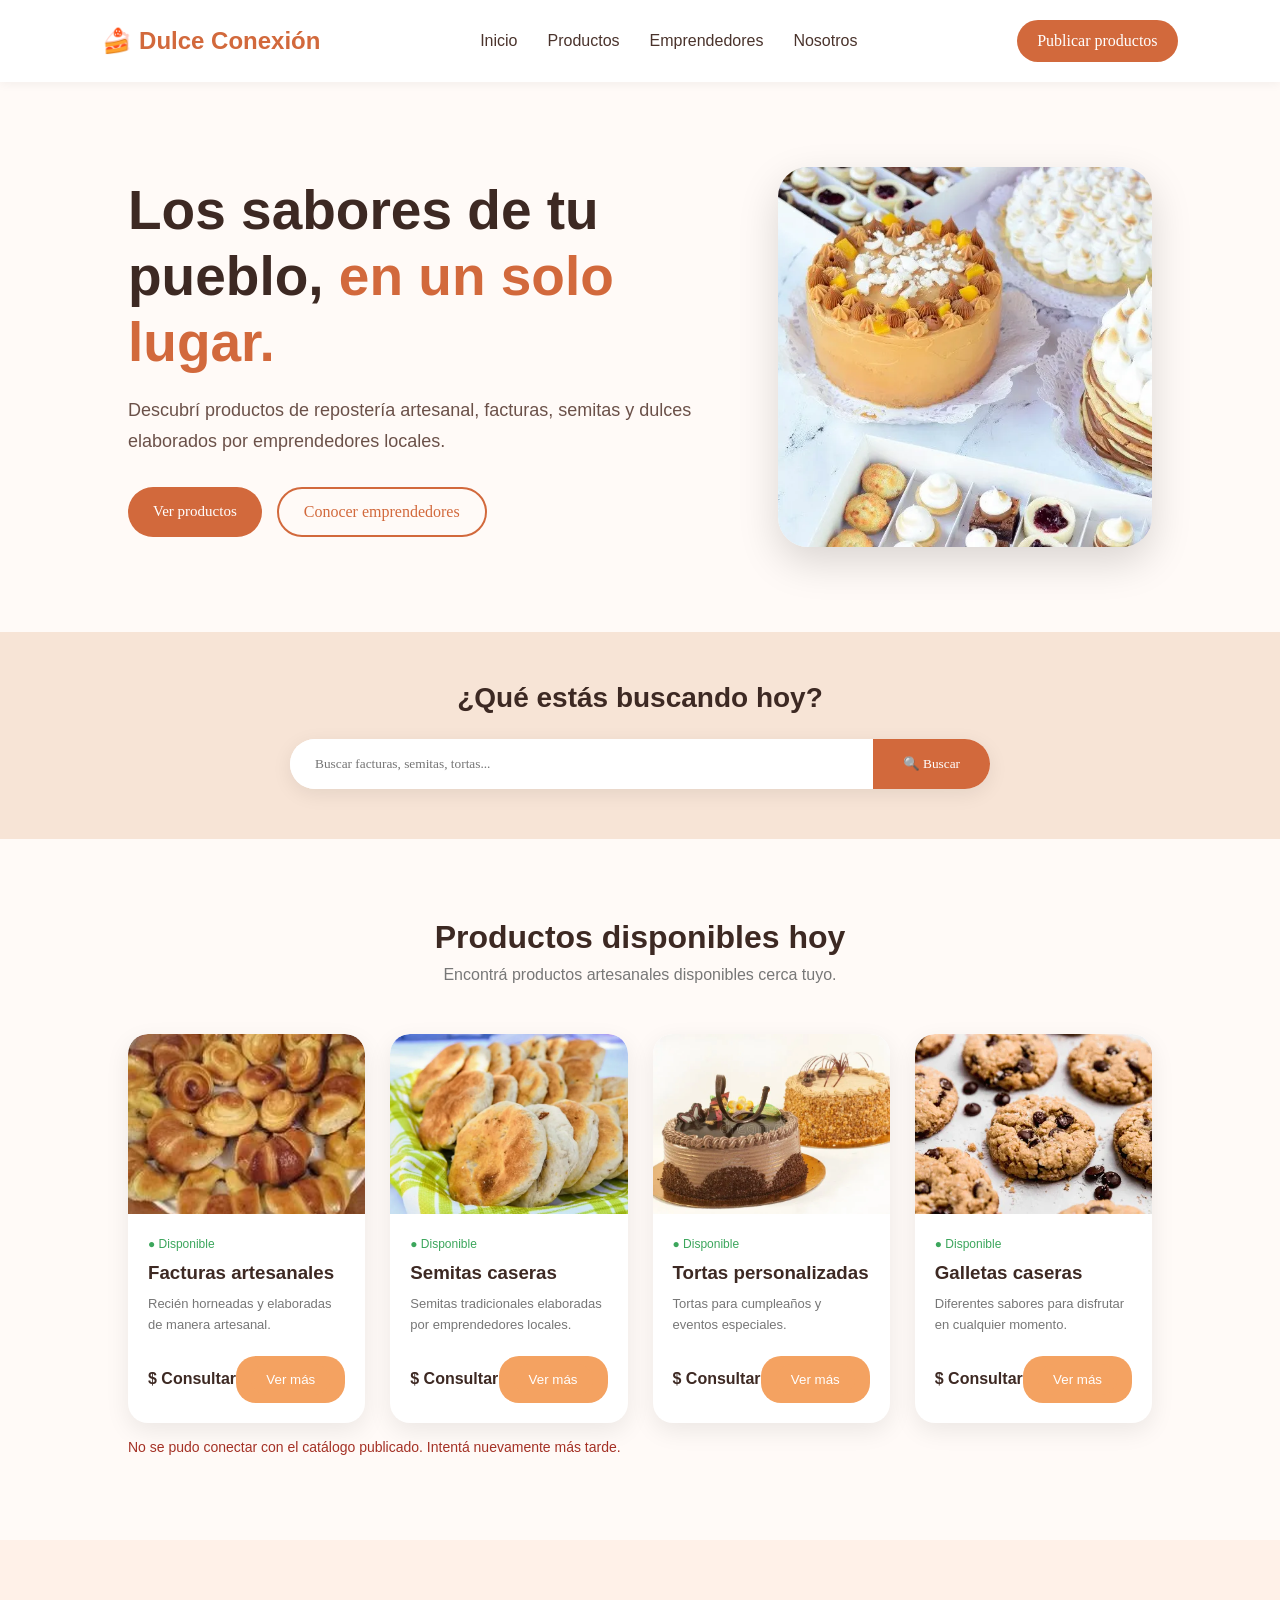
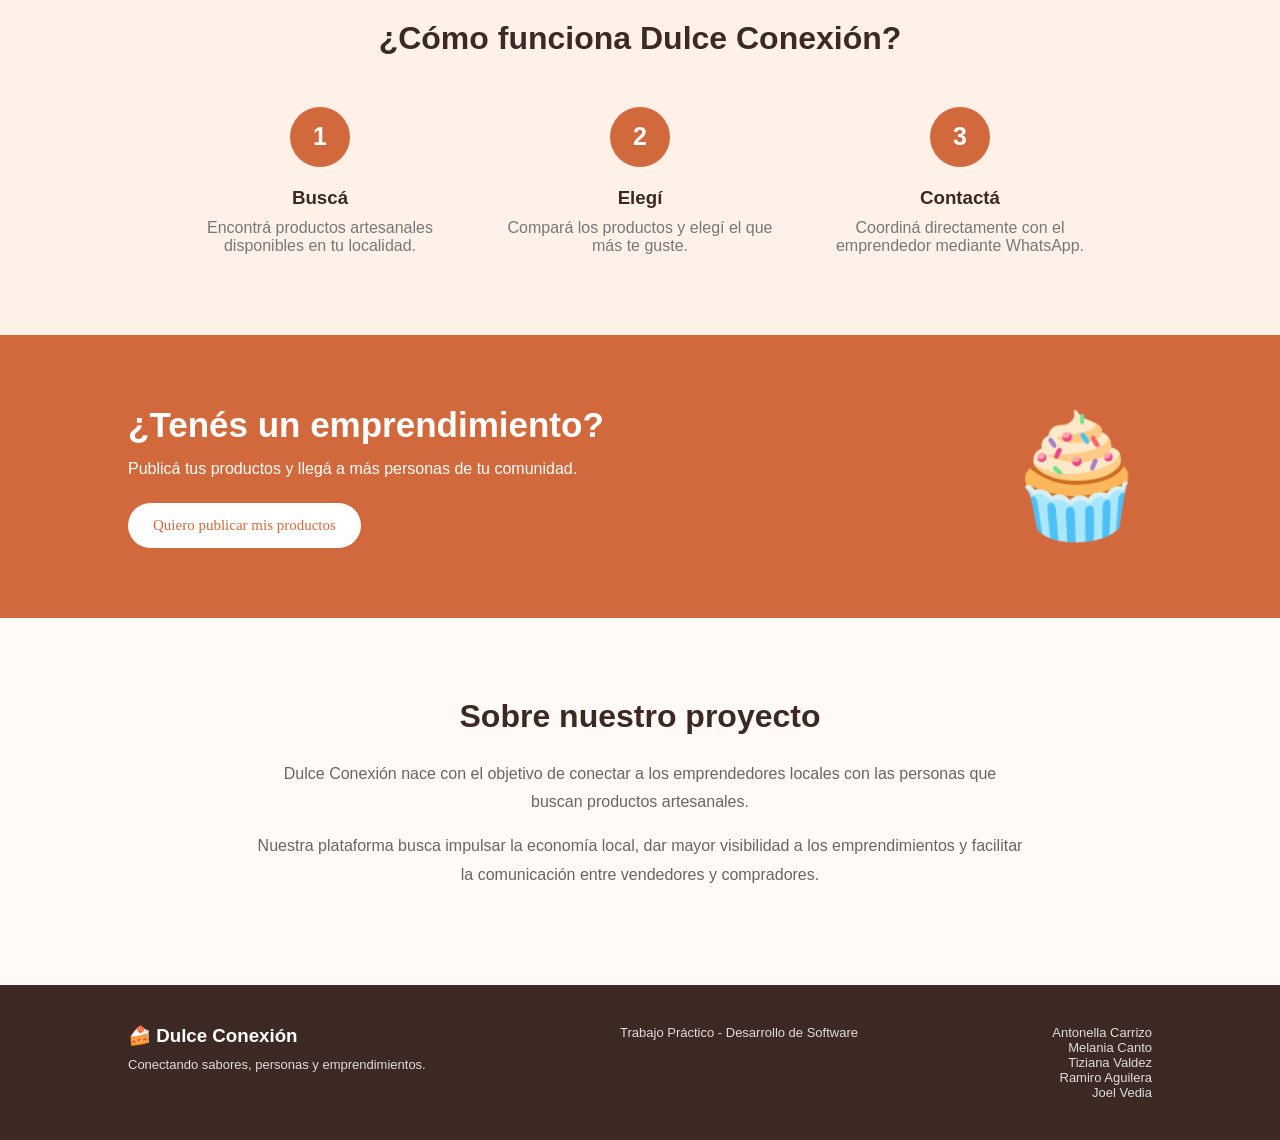
<file: index.html>
<!DOCTYPE html>
<html lang="es">
<head>
    <meta charset="UTF-8">
    <meta name="viewport" content="width=device-width, initial-scale=1.0">

    <title>Dulce Conexión</title>

    <link rel="stylesheet" href="styles.css">

</head>

<body>

    <!-- ENCABEZADO -->

    <header>

        <div class="logo">
            🍰 <span>Dulce Conexión</span>
        </div>

        <nav>
            <a href="#inicio">Inicio</a>
            <a href="#productos">Productos</a>
            <a href="#emprendedores">Emprendedores</a>
            <a href="#nosotros">Nosotros</a>
        </nav>

        <a class="btn-publicar" href="ayuda_cliente/publicar_productos.html">
            Publicar productos
        </a>

    </header>


    <!-- SECCIÓN PRINCIPAL -->

    <section class="hero" id="inicio">

        <div class="hero-text">

            <h1>
                Los sabores de tu pueblo,
                <span>en un solo lugar.</span>
            </h1>

            <p>
                Descubrí productos de repostería artesanal,
                facturas, semitas y dulces elaborados por
                emprendedores locales.
            </p>

            <div class="hero-buttons">

                <button class="btn-principal">
                    Ver productos
                </button>

                <a class="btn-secundario" href="#emprendedores">
                    Conocer emprendedores
                </a>

            </div>

        </div>


        <div class="hero-image">

            <img src="img.productos/img_hero.jpg" alt="imagen de hero">

        </div>

    </section>


    <!-- BUSCADOR -->

    <section class="search-section">

        <h2>¿Qué estás buscando hoy?</h2>

        <div class="search-box">

            <input
                type="text"
                placeholder="Buscar facturas, semitas, tortas..."
            >

            <button>
                🔍 Buscar
            </button>

        </div>

    </section>


    <!-- PRODUCTOS -->

    <section class="productos" id="productos">

        <div class="titulo-seccion">

            <h2>Productos disponibles hoy</h2>

            <p>
                Encontrá productos artesanales disponibles
                cerca tuyo.
            </p>

        </div>


        <div class="productos-grid">


            <!-- PRODUCTO 1 -->

            <div class="producto-card">

                <div class="producto-imagen">
                    <img src="img.productos/facturas.jpg" alt="facturas">
                </div>

                <div class="producto-info">

                    <span class="disponible">
                        ● Disponible
                    </span>

                    <h3>Facturas artesanales</h3>

                    <p>
                        Recién horneadas y elaboradas de manera artesanal.
                    </p>

                    <div class="producto-footer">

                        <strong>$ Consultar</strong>
                        <a href="productos/facturas.html">
                        <button>
                            Ver más
                        </button>
                        </a>
                    </div>

                </div>

            </div>


            <!-- PRODUCTO 2 -->

            <div class="producto-card">

                <div class="producto-imagen">
                    <img src="img.productos/semitas.jpg" alt="semitas">
                </div>

                <div class="producto-info">

                    <span class="disponible">
                        ● Disponible
                    </span>

                    <h3>Semitas caseras</h3>

                    <p>
                        Semitas tradicionales elaboradas por emprendedores locales.
                    </p>

                    <div class="producto-footer">

                        <strong>$ Consultar</strong>
                        <a href="productos/semitas.html">
                        <button>
                            Ver más
                        </button>
                        </a>
                    </div>

                </div>

            </div>


            <!-- PRODUCTO 3 -->

            <div class="producto-card">

                <div class="producto-imagen">
                    <img src="img.productos/tortas.jpg" alt="tortas">
                </div>

                <div class="producto-info">

                    <span class="disponible">
                        ● Disponible
                    </span>

                    <h3>Tortas personalizadas</h3>

                    <p>
                        Tortas para cumpleaños y eventos especiales.
                    </p>

                    <div class="producto-footer">

                        <strong>$ Consultar</strong>
                        <a href="productos/tortas.html">
                        <button>
                            Ver más
                        </button>
                        </a>
                    </div>

                </div>

            </div>


            <!-- PRODUCTO 4 -->

            <div class="producto-card">

                <div class="producto-imagen">
                    <img src="img.productos/galletas.jpg" alt="galletas">
                </div>

                <div class="producto-info">

                    <span class="disponible">
                        ● Disponible
                    </span>

                    <h3>Galletas caseras</h3>

                    <p>
                        Diferentes sabores para disfrutar en cualquier momento.
                    </p>

                    <div class="producto-footer">

                        <strong>$ Consultar</strong>
                        <a href="productos/galletas.html">
                        <button>
                            Ver más
                        </button>
                        </a>
                    </div>

                </div>

            </div>

        </div>

        <p class="api-status" id="productos-api-status" role="status" aria-live="polite"></p>

    </section>


    <!-- CÓMO FUNCIONA -->

    <section class="como-funciona">

        <h2>¿Cómo funciona Dulce Conexión?</h2>

        <div class="pasos">


            <div class="paso">

                <div class="numero">1</div>

                <h3>Buscá</h3>

                <p>
                    Encontrá productos artesanales disponibles
                    en tu localidad.
                </p>

            </div>


            <div class="paso">

                <div class="numero">2</div>

                <h3>Elegí</h3>

                <p>
                    Compará los productos y elegí el que más
                    te guste.
                </p>

            </div>


            <div class="paso">

                <div class="numero">3</div>

                <h3>Contactá</h3>

                <p>
                    Coordiná directamente con el emprendedor
                    mediante WhatsApp.
                </p>

            </div>


        </div>

    </section>


    <!-- EMPRENDEDORES -->

    <section class="emprendedores" id="emprendedores">

        <div class="emprendedores-text">

            <h2>
                ¿Tenés un emprendimiento?
            </h2>

            <p>
                Publicá tus productos y llegá a más personas
                de tu comunidad.
            </p>
            
            <a class="btn-principal" href="ayuda_cliente/publicar_productos.html">
                Quiero publicar mis productos
            </a>

        </div>


        <div class="emprendedores-icon">
            🧁
        </div>

    </section>


    <!-- SOBRE NOSOTROS -->

    <section class="nosotros" id="nosotros">

        <h2>Sobre nuestro proyecto</h2>

        <p>
            Dulce Conexión nace con el objetivo de conectar a los
            emprendedores locales con las personas que buscan productos
            artesanales.
        </p>

        <p>
            Nuestra plataforma busca impulsar la economía local,
            dar mayor visibilidad a los emprendimientos y facilitar
            la comunicación entre vendedores y compradores.
        </p>

    </section>


    <!-- FOOTER -->

    <footer>

        <div>

            <h3>🍰 Dulce Conexión</h3>

            <p>
                Conectando sabores, personas y emprendimientos.
            </p>

        </div>


        <div>

            <p>
                Trabajo Práctico - Desarrollo de Software
            </p>

        </div>


        <div class="footer-nombres">

            <p>Antonella Carrizo</p>
            <p>Melania Canto</p>
            <p>Tiziana Valdez</p>
            <p>Ramiro Aguilera</p>
            <p>Joel Vedia</p>

        </div>

    </footer>


    <script src="scripts/productos.js"></script>
</body>
</html>
</file>
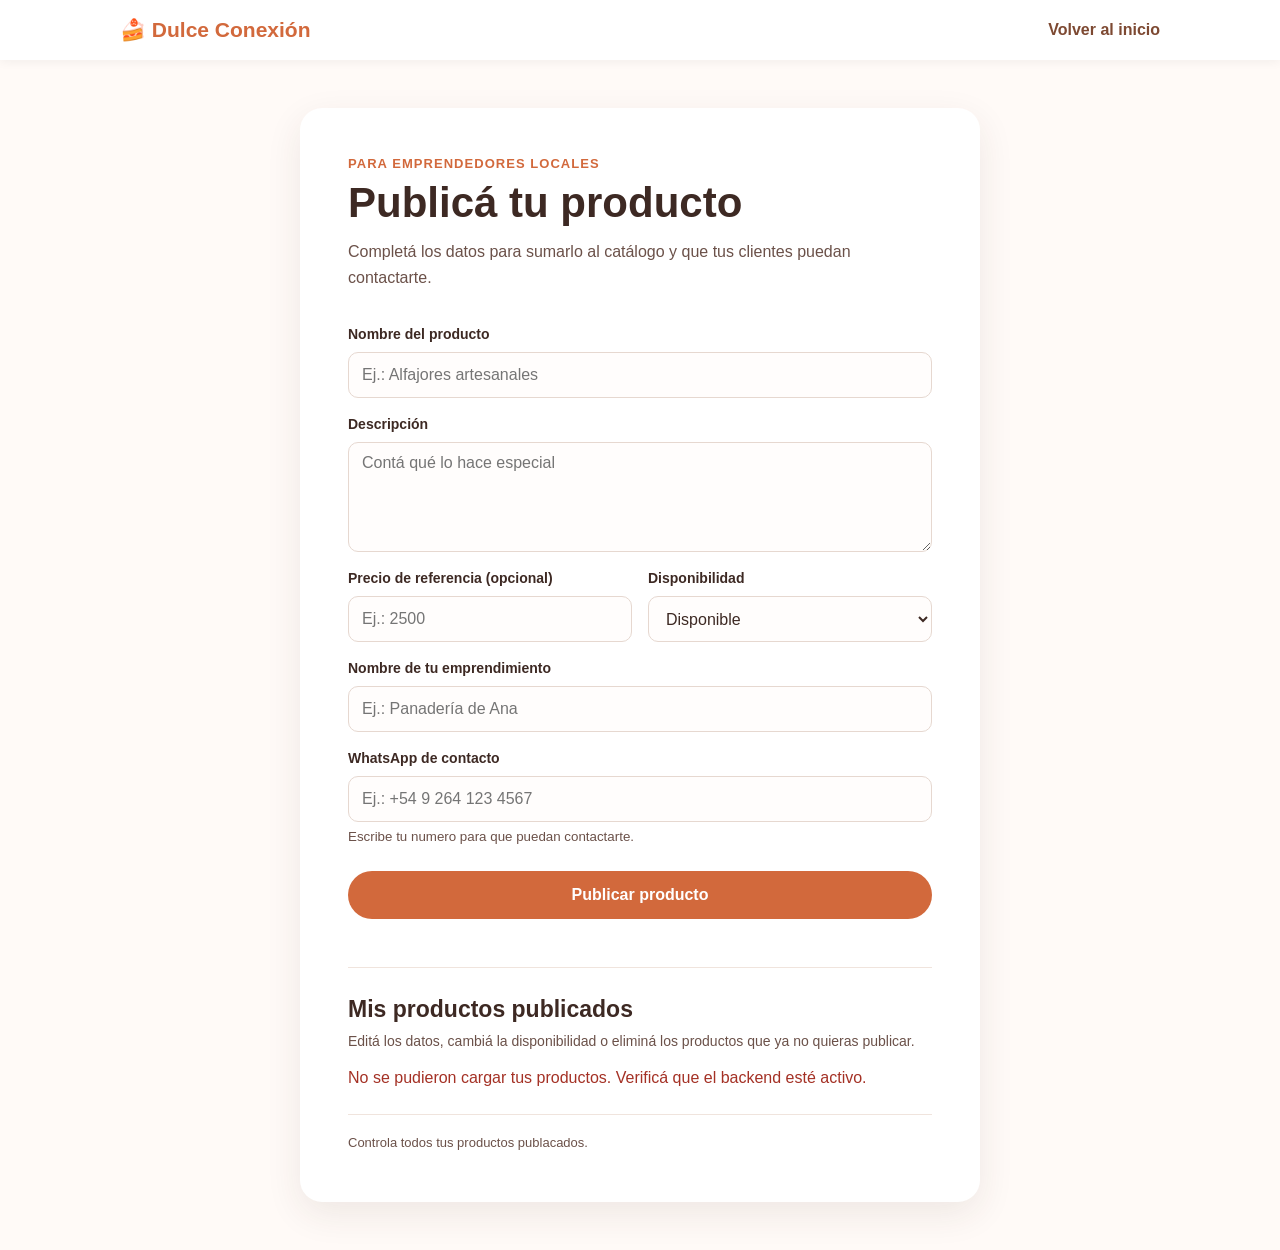
<file: ayuda_cliente/publicar_productos.html>
<!DOCTYPE html>
<html lang="es">
<head>
    <meta charset="UTF-8">
    <meta name="viewport" content="width=device-width, initial-scale=1.0">
    <meta name="description" content="Publicá un producto artesanal en Dulce Conexión.">
    <title>Publicar un producto | Dulce Conexión</title>
    <link rel="stylesheet" href="publicar_productos.css">
</head>
<body>
    <header class="encabezado">
        <a class="marca" href="../index.html">🍰 Dulce Conexión</a>
        <a class="volver" href="../index.html">Volver al inicio</a>
    </header>

    <main class="contenedor">
        <section class="panel">
            <p class="sobrelinea">Para emprendedores locales</p>
            <h1>Publicá tu producto</h1>
            <p class="introduccion">Completá los datos para sumarlo al catálogo y que tus clientes puedan contactarte.</p>

            <form id="formulario-producto">
                <label for="titulo">Nombre del producto</label>
                <input id="titulo" name="titulo" type="text" maxlength="100" placeholder="Ej.: Alfajores artesanales" required>

                <label for="descripcion">Descripción</label>
                <textarea id="descripcion" name="descripcion" rows="4" maxlength="500" placeholder="Contá qué lo hace especial" required></textarea>

                <div class="fila">
                    <div class="campo">
                        <label for="precioReferencia">Precio de referencia (opcional)</label>
                        <input id="precioReferencia" name="precioReferencia" type="number" min="0" step="0.01" placeholder="Ej.: 2500">
                    </div>
                    <div class="campo">
                        <label for="estado">Disponibilidad</label>
                        <select id="estado" name="estado" required>
                            <option value="DISPONIBLE">Disponible</option>
                            <option value="POCAS_UNIDADES">Pocas unidades</option>
                            <option value="AGOTADO">Agotado</option>
                        </select>
                    </div>
                </div>

                <label for="emprendimiento">Nombre de tu emprendimiento</label>
                <input id="emprendimiento" name="emprendimiento" type="text" maxlength="100" placeholder="Ej.: Panadería de Ana" required>

                <label for="whatsappNumber">WhatsApp de contacto</label>
                <input id="whatsappNumber" name="whatsappNumber" type="tel" inputmode="tel" minlength="8" maxlength="24" placeholder="Ej.: +54 9 264 123 4567" aria-describedby="ayuda-whatsapp" required>
                <small id="ayuda-whatsapp">Escribe tu numero para que puedan contactarte.</small>

                <button id="boton-publicar" type="submit">Publicar producto</button>
                <button id="boton-cancelar-edicion" class="boton-cancelar" type="button" hidden>Cancelar edición</button>
                <p id="estado-formulario" class="mensaje" role="status" aria-live="polite"></p>
                <a id="enlace-catalogo" class="enlace-catalogo" href="../index.html#productos" hidden>Ver el producto en el catálogo</a>
            </form>

            <section class="gestion-productos" aria-labelledby="titulo-gestion">
                <h2 id="titulo-gestion">Mis productos publicados</h2>
                <p class="gestion-ayuda">Editá los datos, cambiá la disponibilidad o eliminá los productos que ya no quieras publicar.</p>
                <p id="estado-gestion" class="mensaje" role="status" aria-live="polite"></p>
                <div id="lista-productos" class="lista-productos"></div>
            </section>

            <p class="nota">Controla todos tus productos publacados.</p>
        </section>
    </main>

    <script src="publicar_productos.js"></script>
</body>
</html>
</file>
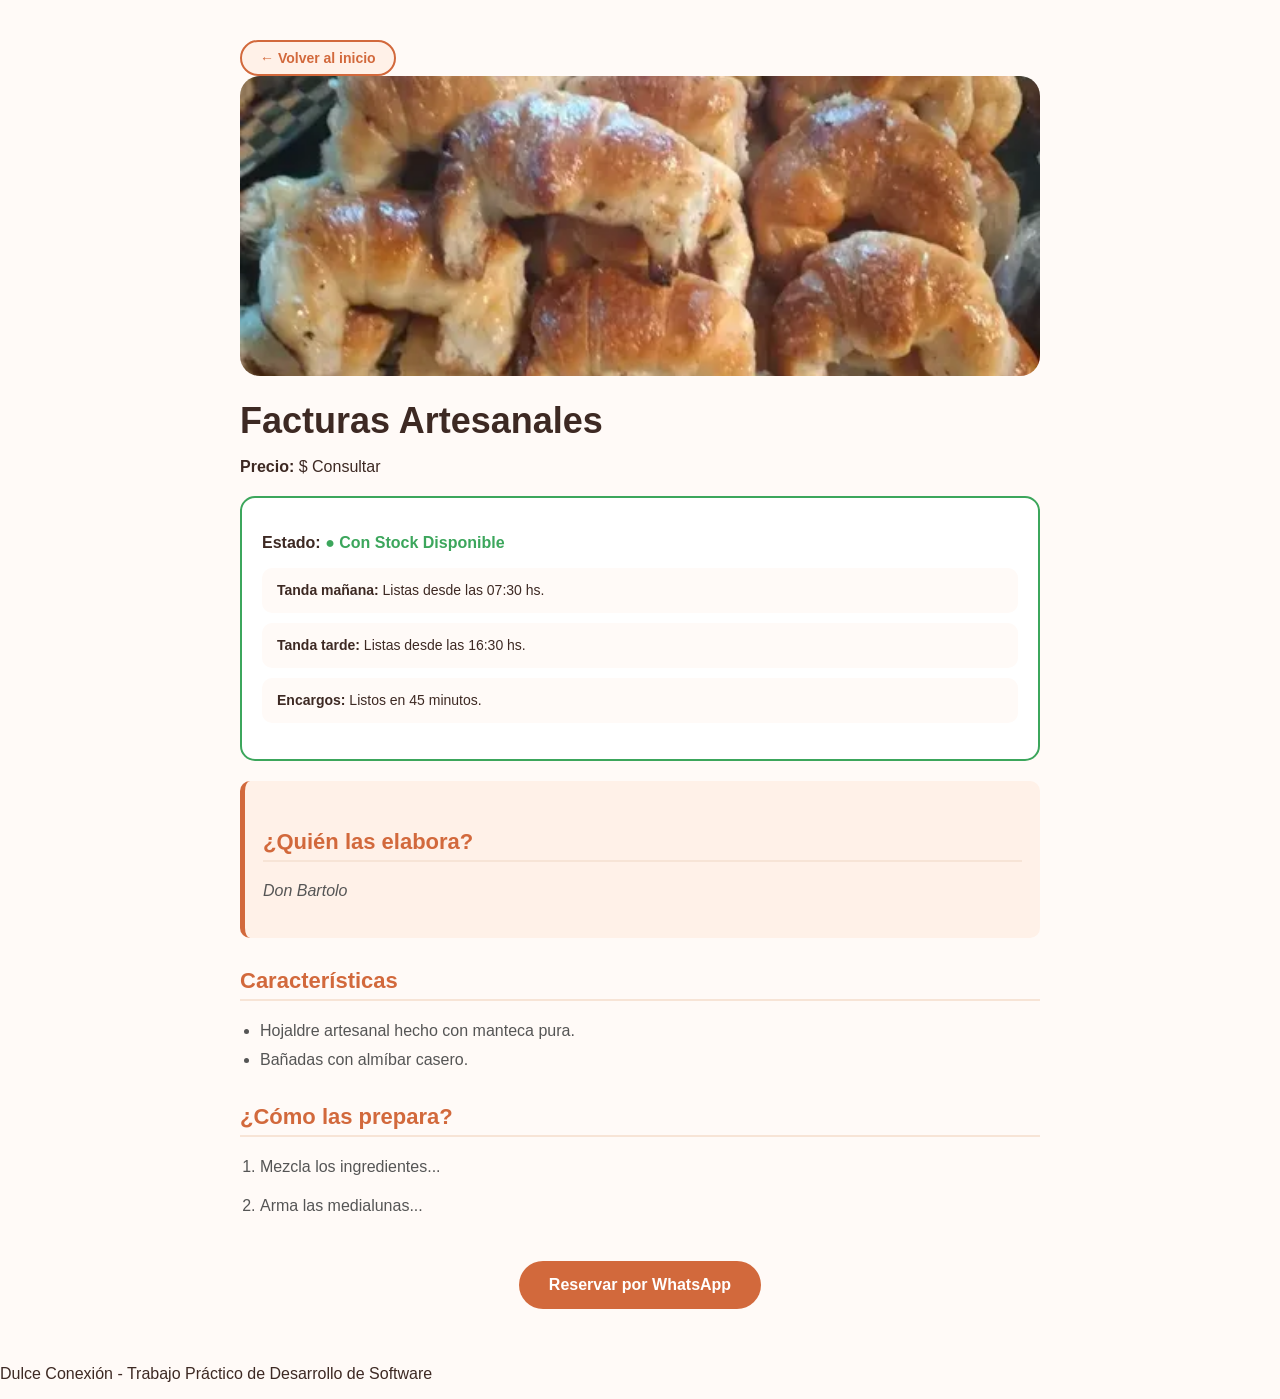
<file: productos/facturas.html>
<!DOCTYPE html>
<html lang="en">
<head>
    <meta charset="UTF-8">
    <meta name="viewport" content="width=device-width, initial-scale=1.0">
    <title>Facturas</title>
    <link rel="stylesheet" href="../productos/stilos_productos/stilos_productos.css">
</head>
<body>
<main class="detalle-producto">
    <nav>
    <a href="../index.html" class="btn-volver">← Volver al inicio</a>
    </nav>

    <div class="producto-imagen-grande">
        <img src="../img.productos/img_banners_productos/facturas_banner.jpg" alt="Facturas artesanales recién horneadas">
    </div>

    <h1>Facturas Artesanales</h1>
    <p><strong>Precio:</strong> $ Consultar</p>

    <!-- CAJA DE STOCK -->
    <div class="stock-box">
        <p><strong>Estado:</strong> <span class="estado-disponible">● Con Stock Disponible</span></p>
        <ul class="lista-stock">
            <li><strong>Tanda mañana:</strong> Listas desde las 07:30 hs.</li>
            <li><strong>Tanda tarde:</strong> Listas desde las 16:30 hs.</li>
            <li><strong>Encargos:</strong> Listos en 45 minutos.</li>
        </ul>
    </div>

    <!-- CREADOR -->
    <div class="autor-box">
        <h2>¿Quién las elabora?</h2>
        <p>Don Bartolo</p>
    </div>

    <!-- CARACTERÍSTICAS -->
    <h2>Características</h2>
    <ul class="lista-caracteristicas">
        <li>Hojaldre artesanal hecho con manteca pura.</li>
        <li>Bañadas con almíbar casero.</li>
    </ul>

    <!-- PASOS -->
    <h2>¿Cómo las prepara?</h2>
    <ol class="lista-pasos">
        <li>Mezcla los ingredientes...</li>
        <li>Arma las medialunas...</li>
    </ol>

    <!-- BOTÓN -->
    <div class="contenedor-boton">
        <button class="btn-reserva">Reservar por WhatsApp</button>
    </div>

</main>

<footer>
    <p>Dulce Conexión - Trabajo Práctico de Desarrollo de Software</p>
</footer>
</body>
</html>
</file>
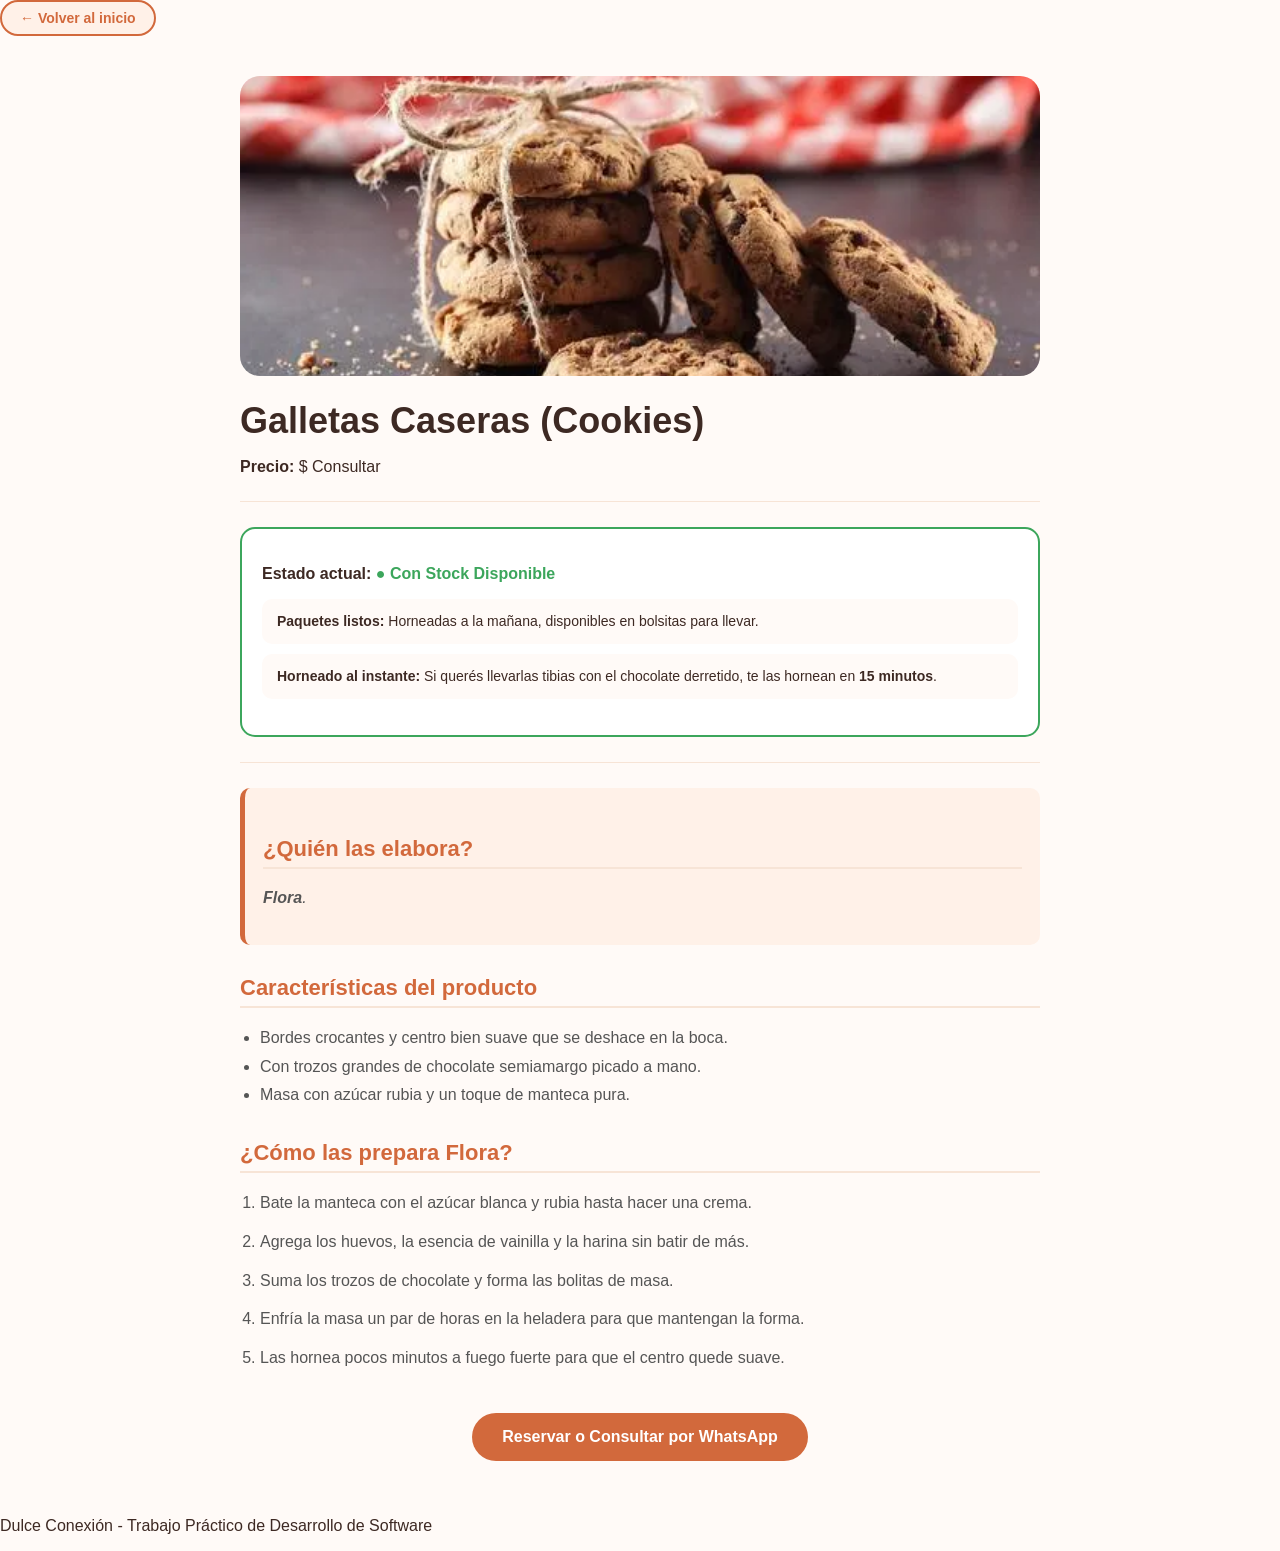
<file: productos/galletas.html>
<!DOCTYPE html>
<html lang="en">
<head>
    <meta charset="UTF-8">
    <meta name="viewport" content="width=device-width, initial-scale=1.0">
    <title>Galletas</title>
    <link rel="stylesheet" href="../productos/stilos_productos/stilos_productos.css">
</head>
<body>
    <!-- ENCABEZADO SIMPLE -->
    <header>
        
        <nav>
    <a href="../index.html" class="btn-volver">← Volver al inicio</a>
        </nav>
    </header>

    <!-- CONTENIDO PRINCIPAL -->
    <main class="detalle-producto">

        <div class="producto-imagen-grande">
            <img src="../img.productos/img_banners_productos/galletas_banner.jpg" alt="Galletas caseras con chips">
        </div>

        <h1>Galletas Caseras (Cookies)</h1>
        <p><strong>Precio:</strong> $ Consultar</p>

        <hr>

        <!-- SECCIÓN DE STOCK Y DISPONIBILIDAD -->
        <div class="stock-box">
            <p><strong>Estado actual:</strong> <span class="estado-disponible">● Con Stock Disponible</span></p>
            
            <ul class="lista-stock">
                <li>
                    <strong>Paquetes listos:</strong> Horneadas a la mañana, disponibles en bolsitas para llevar.
                </li>
                <li>
                    <strong>Horneado al instante:</strong> Si querés llevarlas tibias con el chocolate derretido, te las hornean en <strong>15 minutos</strong>.
                </li>
            </ul>
        </div>

        <hr>

        <!-- PERSONA FANTASIOSA -->
        <div class="autor-box">
            <h2>¿Quién las elabora?</h2>
            <p>
                 <strong>Flora</strong>. 
                
            </p>
        </div>

        <!-- CARACTERÍSTICAS -->
        <h2>Características del producto</h2>
        <ul class="lista-caracteristicas">
            <li>Bordes crocantes y centro bien suave que se deshace en la boca.</li>
            <li>Con trozos grandes de chocolate semiamargo picado a mano.</li>
            <li>Masa con azúcar rubia y un toque de manteca pura.</li>
        </ul>

        <!-- PASO A PASO DE ELABORACIÓN -->
        <h2>¿Cómo las prepara Flora?</h2>
        <ol class="lista-pasos">
            <li>Bate la manteca con el azúcar blanca y rubia hasta hacer una crema.</li>
            <li>Agrega los huevos, la esencia de vainilla y la harina sin batir de más.</li>
            <li>Suma los trozos de chocolate y forma las bolitas de masa.</li>
            <li>Enfría la masa un par de horas en la heladera para que mantengan la forma.</li>
            <li>Las hornea pocos minutos a fuego fuerte para que el centro quede suave.</li>
        </ol>

        <!-- BOTÓN DE CONTACTO / RESERVA -->
        <div class="contenedor-boton">
            <button class="btn-reserva">
                Reservar o Consultar por WhatsApp
            </button>
        </div>

    </main>

    <!-- FOOTER -->
    <footer>
        <p>Dulce Conexión - Trabajo Práctico de Desarrollo de Software</p>
    </footer>
</body>
</html>
</file>
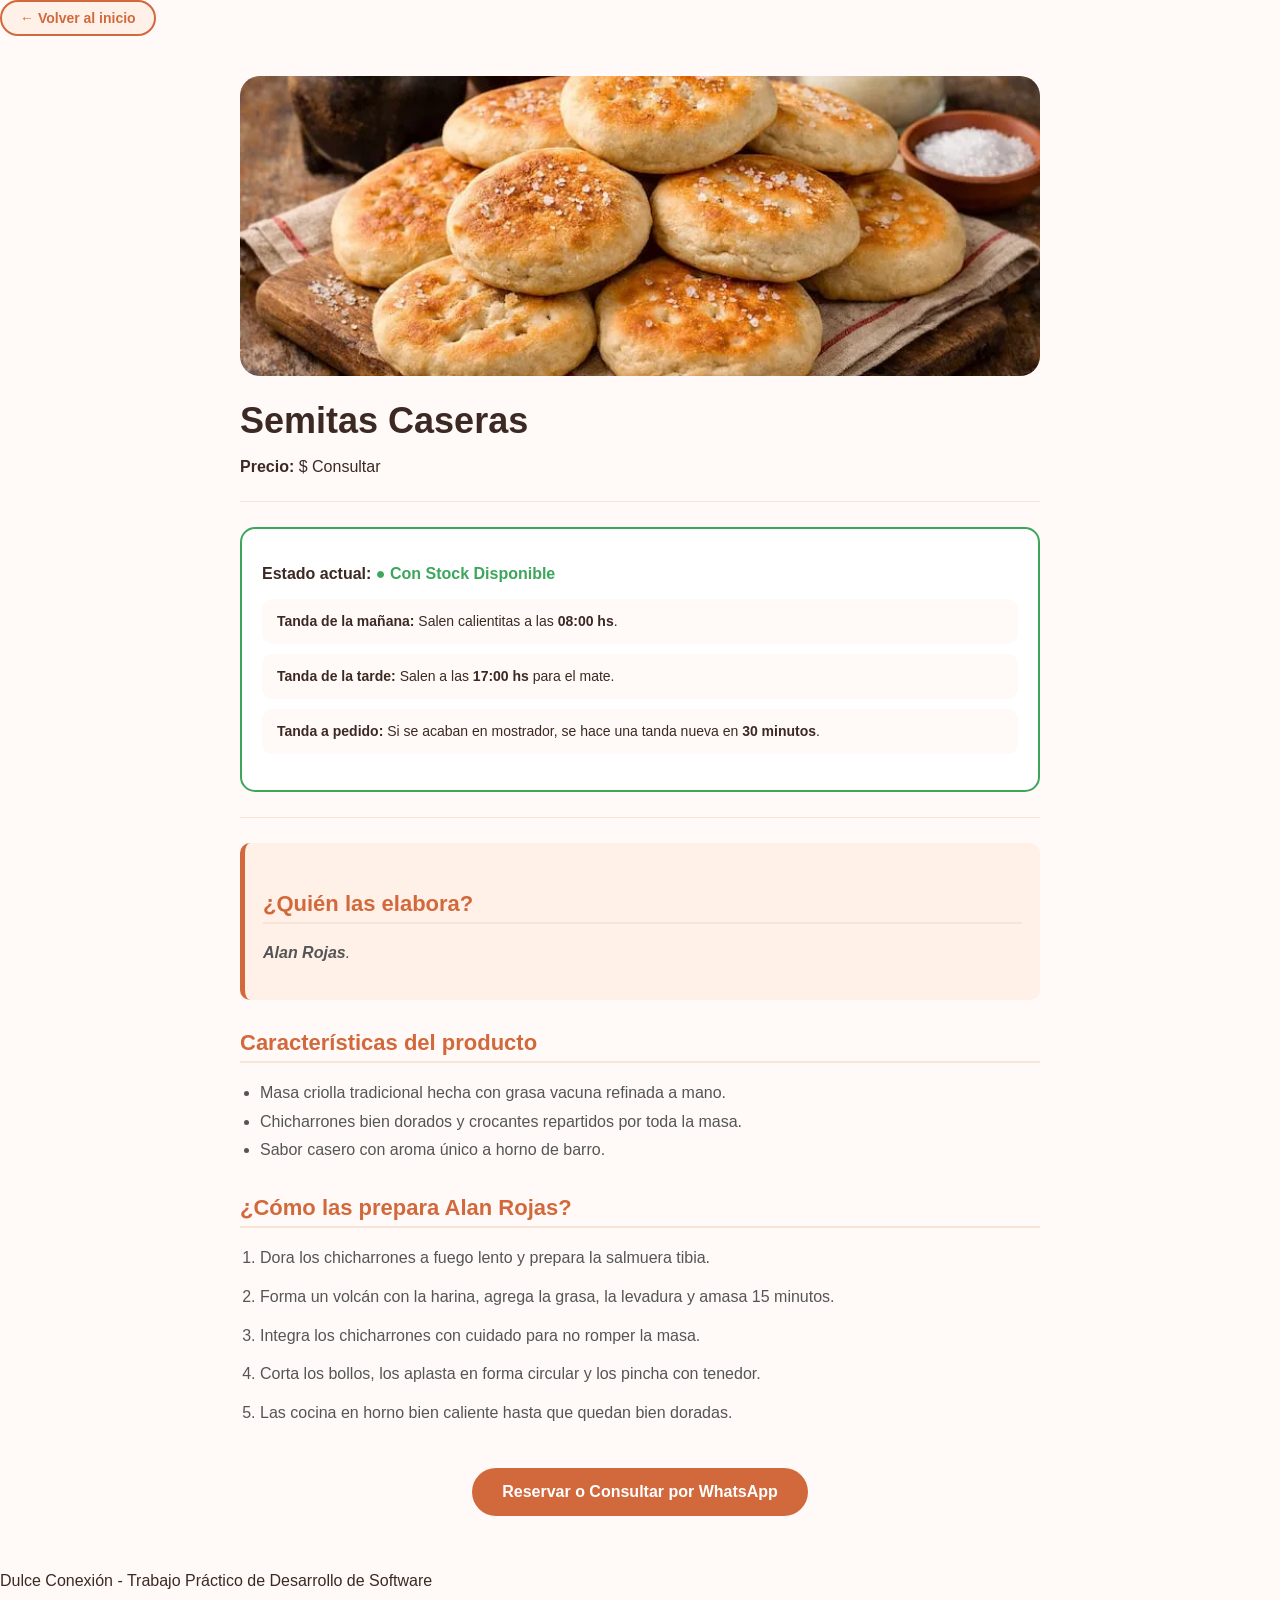
<file: productos/semitas.html>
<!DOCTYPE html>
<html lang="en">
<head>
    <meta charset="UTF-8">
    <meta name="viewport" content="width=device-width, initial-scale=1.0">
    <title>Semitas</title>
    <link rel="stylesheet" href="../productos/stilos_productos/stilos_productos.css">
</head>
<body>
    <!-- ENCABEZADO SIMPLE -->
    <header>
        
        <nav>
            <a href="../index.html" class="btn-volver">← Volver al inicio</a>
        </nav>
    </header>

    <!-- CONTENIDO PRINCIPAL -->
    <main class="detalle-producto">

        <div class="producto-imagen-grande">
            <img src="../img.productos/img_banners_productos/semitas_banner.jpg" alt="Semitas caseras">
        </div>

        <h1>Semitas Caseras</h1>
        <p><strong>Precio:</strong> $ Consultar</p>

        <hr>

        <!-- SECCIÓN DE STOCK Y DISPONIBILIDAD -->
        <div class="stock-box">
            <p><strong>Estado actual:</strong> <span class="estado-disponible">● Con Stock Disponible</span></p>
            
            <ul class="lista-stock">
                <li>
                    <strong>Tanda de la mañana:</strong> Salen calientitas a las <strong>08:00 hs</strong>.
                </li>
                <li>
                    <strong>Tanda de la tarde:</strong> Salen a las <strong>17:00 hs</strong> para el mate.
                </li>
                <li>
                    <strong>Tanda a pedido:</strong> Si se acaban en mostrador, se hace una tanda nueva en <strong>30 minutos</strong>.
                </li>
            </ul>
        </div>

        <hr>

        <!-- PERSONA FANTASIOSA -->
        <div class="autor-box">
            <h2>¿Quién las elabora?</h2>
            <p>
                <strong>Alan Rojas</strong>. 
                
            </p>
        </div>

        <!-- CARACTERÍSTICAS -->
        <h2>Características del producto</h2>
        <ul class="lista-caracteristicas">
            <li>Masa criolla tradicional hecha con grasa vacuna refinada a mano.</li>
            <li>Chicharrones bien dorados y crocantes repartidos por toda la masa.</li>
            <li>Sabor casero con aroma único a horno de barro.</li>
        </ul>

        <!-- PASO A PASO DE ELABORACIÓN -->
        <h2>¿Cómo las prepara Alan Rojas?</h2>
        <ol class="lista-pasos">
            <li>Dora los chicharrones a fuego lento y prepara la salmuera tibia.</li>
            <li>Forma un volcán con la harina, agrega la grasa, la levadura y amasa 15 minutos.</li>
            <li>Integra los chicharrones con cuidado para no romper la masa.</li>
            <li>Corta los bollos, los aplasta en forma circular y los pincha con tenedor.</li>
            <li>Las cocina en horno bien caliente hasta que quedan bien doradas.</li>
        </ol>

        <!-- BOTÓN DE CONTACTO / RESERVA -->
        <div class="contenedor-boton">
            <button class="btn-reserva">
                Reservar o Consultar por WhatsApp
            </button>
        </div>

    </main>

    <!-- FOOTER -->
    <footer>
        <p>Dulce Conexión - Trabajo Práctico de Desarrollo de Software</p>
    </footer>
</body>
</html>
</file>
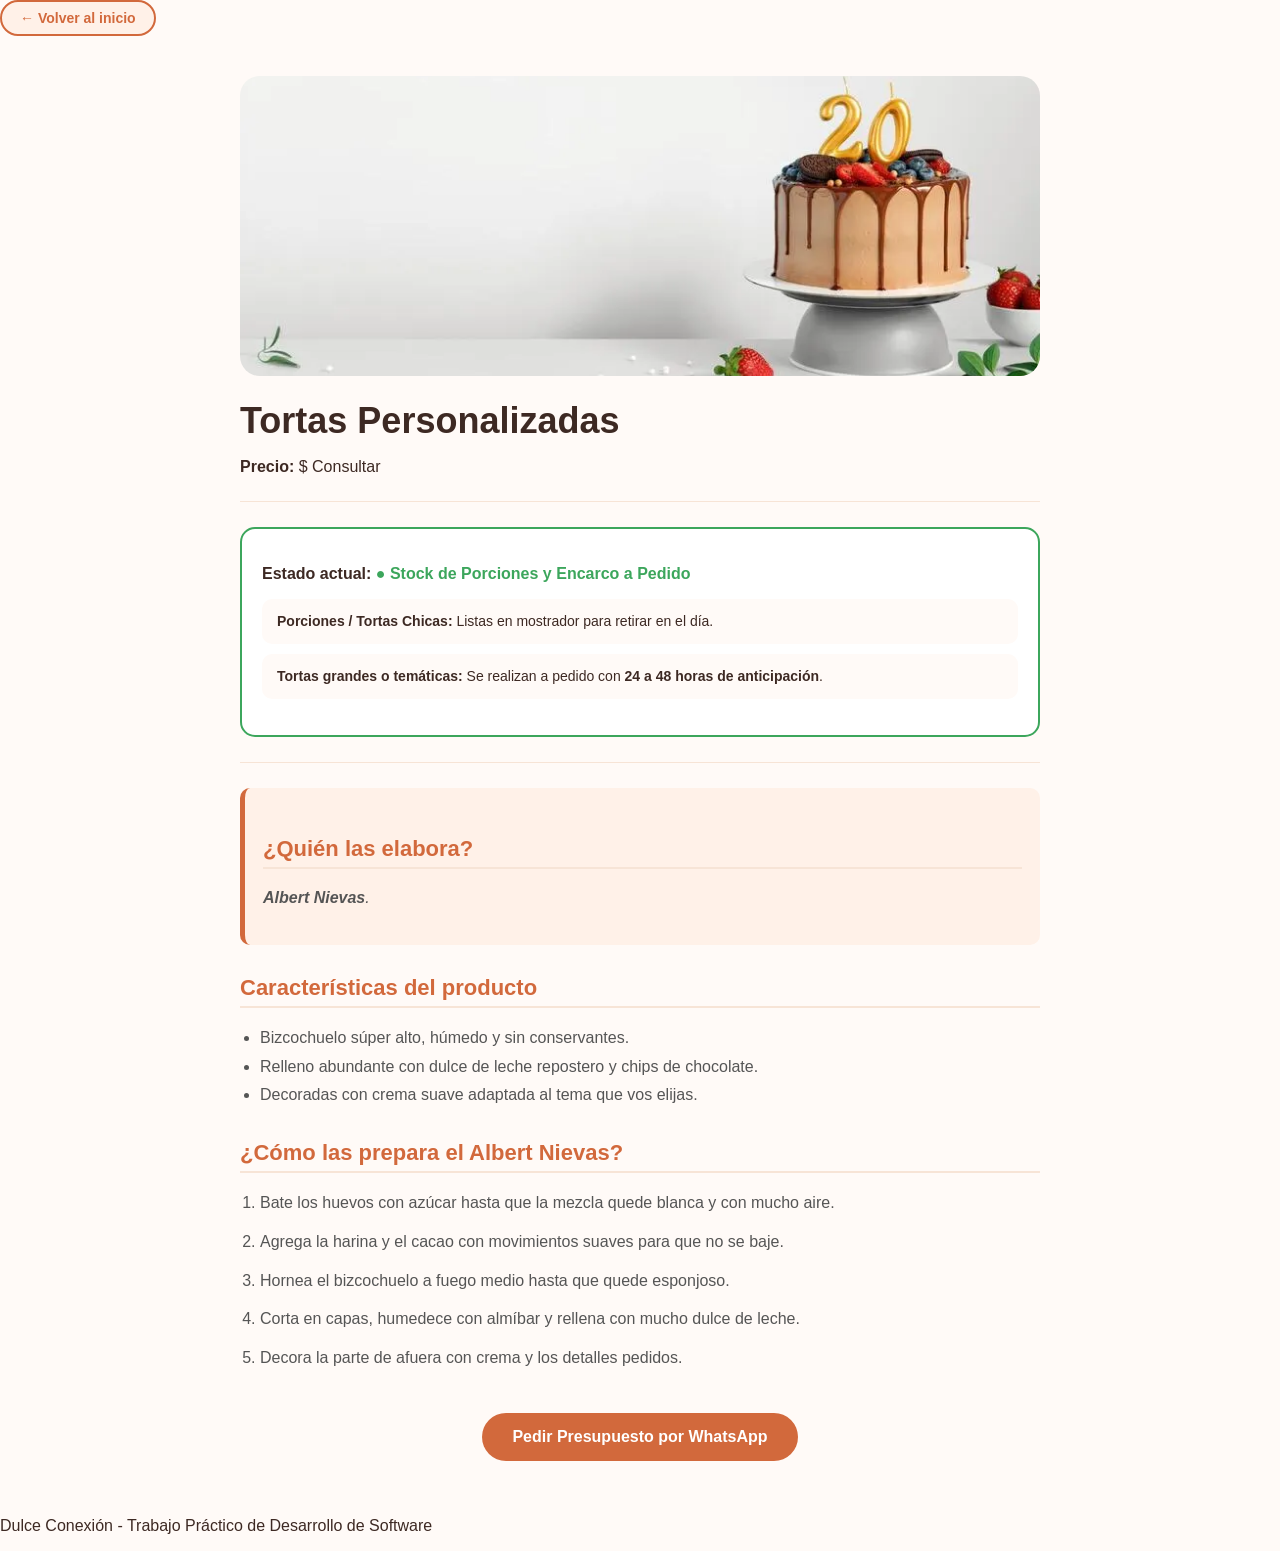
<file: productos/tortas.html>
<!DOCTYPE html>
<html lang="en">
<head>
    <meta charset="UTF-8">
    <meta name="viewport" content="width=device-width, initial-scale=1.0">
    <title>Tortas</title>
    <link rel="stylesheet" href="../productos/stilos_productos/stilos_productos.css">
</head>
<body>
    <!-- ENCABEZADO SIMPLE -->
    <header>
        
        <nav>
            <a href="../index.html" class="btn-volver">← Volver al inicio</a>
        </nav>
    </header>

    <!-- CONTENIDO PRINCIPAL -->
    <main class="detalle-producto">

        <div class="producto-imagen-grande">
            <img src="../img.productos/img_banners_productos/tortas_banner.jpg" alt="Tortas personalizadas">
        </div>

        <h1>Tortas Personalizadas</h1>
        <p><strong>Precio:</strong> $ Consultar</p>

        <hr>

        <!-- SECCIÓN DE STOCK Y DISPONIBILIDAD -->
        <div class="stock-box">
            <p><strong>Estado actual:</strong> <span class="estado-disponible">● Stock de Porciones y Encarco a Pedido</span></p>
            
            <ul class="lista-stock">
                <li>
                    <strong>Porciones / Tortas Chicas:</strong> Listas en mostrador para retirar en el día.
                </li>
                <li>
                    <strong>Tortas grandes o temáticas:</strong> Se realizan a pedido con <strong>24 a 48 horas de anticipación</strong>.
                </li>
            </ul>
        </div>

        <hr>

        <!-- PERSONA FANTASIOSA -->
        <div class="autor-box">
            <h2>¿Quién las elabora?</h2>
            <p>
                <strong>Albert Nievas</strong>. 
                
            </p>
        </div>

        <!-- CARACTERÍSTICAS -->
        <h2>Características del producto</h2>
        <ul class="lista-caracteristicas">
            <li>Bizcochuelo súper alto, húmedo y sin conservantes.</li>
            <li>Relleno abundante con dulce de leche repostero y chips de chocolate.</li>
            <li>Decoradas con crema suave adaptada al tema que vos elijas.</li>
        </ul>

        <!-- PASO A PASO DE ELABORACIÓN -->
        <h2>¿Cómo las prepara el Albert Nievas?</h2>
        <ol class="lista-pasos">
            <li>Bate los huevos con azúcar hasta que la mezcla quede blanca y con mucho aire.</li>
            <li>Agrega la harina y el cacao con movimientos suaves para que no se baje.</li>
            <li>Hornea el bizcochuelo a fuego medio hasta que quede esponjoso.</li>
            <li>Corta en capas, humedece con almíbar y rellena con mucho dulce de leche.</li>
            <li>Decora la parte de afuera con crema y los detalles pedidos.</li>
        </ol>

        <!-- BOTÓN DE CONTACTO / RESERVA -->
        <div class="contenedor-boton">
            <button class="btn-reserva">
                Pedir Presupuesto por WhatsApp
            </button>
        </div>

    </main>

    <!-- FOOTER -->
    <footer>
        <p>Dulce Conexión - Trabajo Práctico de Desarrollo de Software</p>
    </footer>
</body>
</html>
</file>
<file: styles.css>
* {
    margin: 0;
    padding: 0;
    box-sizing: border-box;
}


body {
    font-family: "Poppins", sans-serif;
    background-color: #fffaf7;
    color: #3d2923;
}


/* =========================
   HEADER
========================= */

header {
    width: 100%;
    padding: 20px 8%;

    display: flex;
    justify-content: space-between;
    align-items: center;

    background-color: white;

    box-shadow: 0 2px 10px rgba(0,0,0,0.05);

    position: sticky;
    top: 0;

    
}


.logo {
    font-size: 24px;
    font-weight: 700;
    color: #d2693c;
}


nav {
    display: flex;
    gap: 30px;
}


nav a {
    text-decoration: none;
    color: #4a332c;
    font-weight: 500;

    transition: 0.3s;
}


nav a:hover {
    color: #d2693c;
}


.btn-publicar {
    border: none;

    padding: 12px 20px;

    border-radius: 25px;

    background-color: #d2693c;

    color: white;

    font-family: "Poppins";

    cursor: pointer;

    transition: 0.3s;
    display: inline-block;
    text-decoration: none;
}


.btn-publicar:hover {
    background-color: #b8522c;
    transform: translateY(-2px);
}

.api-status {
    grid-column: 1 / -1;
    color: #6b5149;
    font-size: 14px;
    min-height: 1.5em;
    margin-top: 16px;
}

.api-status--error {
    color: #a43125;
}

.api-status--success {
    color: #287a43;
}

.producto-imagen-placeholder {
    display: grid;
    place-items: center;
    font-size: 64px;
}

.producto-emprendimiento {
    margin-top: 8px;
    font-size: 12px;
}

.producto-footer a {
    border: none;
    background-color: #f4a261;
    color: white;
    padding: 8px 15px;
    border-radius: 20px;
    cursor: pointer;
    text-decoration: none;
    white-space: nowrap;
}

.producto-footer a:hover {
    background-color: #d2693c;
}

.producto-footer .producto-agotado {
    display: inline-block;
    background-color: #f1e6e1;
    color: #8a3329;
    cursor: not-allowed;
    padding: 8px 15px;
    border-radius: 20px;
}

.producto-footer .producto-agotado:hover {
    background-color: #f1e6e1;
}


/* =========================
   HERO
========================= */

.hero {
    min-height: 550px;

    padding: 70px 10%;

    display: flex;
    align-items: center;
    justify-content: space-between;

    gap: 50px;
}


.hero-text {
    max-width: 600px;
}


.hero-text h1 {
    font-size: 55px;
    line-height: 1.2;

    margin-bottom: 20px;
}


.hero-text h1 span {
    color: #d2693c;
}


.hero-text p {
    font-size: 18px;

    color: #6b5149;

    line-height: 1.7;

    margin-bottom: 30px;
}


.hero-buttons {
    display: flex;
    gap: 15px;
}


.btn-principal {

    border: none;

    padding: 14px 25px;

    background-color: #d2693c;

    color: white;

    border-radius: 30px;

    font-family: "Poppins";

    cursor: pointer;

    font-size: 15px;

    transition: 0.3s;
    display: inline-flex;
    align-items: center;
    justify-content: center;
    text-decoration: none;

}


.btn-principal:hover {

    background-color: #b8522c;

    transform: translateY(-3px);

}


.btn-secundario {

    padding: 14px 25px;

    background-color: transparent;

    border: 2px solid #d2693c;

    color: #d2693c;

    border-radius: 30px;
    display: inline-flex;
    align-items: center;
    justify-content: center;
    text-decoration: none;

    font-family: "Poppins";

    cursor: pointer;

}


/* =========================
   IMAGEN HERO
========================= */

.hero-image {
    width: 380px;
    height: 380px;
    border-radius: 30px; /* Le da bordes redondeados modernos */
    overflow: hidden;    /* Recorta lo que sobra de la imagen */
    box-shadow: 0 15px 40px rgba(0, 0, 0, 0.15); /* Mantiene la sombra elegante */
}

.hero-image img {
    width: 100%;
    height: 100%;
    object-fit: cover; /* Ajusta la foto perfectamente sin estirarla */
}





/* =========================
   BUSCADOR
========================= */

.search-section {

    background-color: #f7e4d6;

    padding: 50px 10%;

    text-align: center;

}


.search-section h2 {

    margin-bottom: 25px;

    font-size: 28px;

}


.search-box {

    max-width: 700px;

    margin: auto;

    display: flex;

    background-color: white;

    border-radius: 30px;

    overflow: hidden;

    box-shadow:
        0 5px 20px
        rgba(0,0,0,0.08);

}


.search-box input {

    flex: 1;

    border: none;

    outline: none;

    padding: 17px 25px;

    font-family: "Poppins";

}


.search-box button {

    border: none;

    padding: 0 30px;

    background-color: #d2693c;

    color: white;

    cursor: pointer;

    font-family: "Poppins";

}


/* =========================
   PRODUCTOS
========================= */

.productos {

    padding: 80px 10%;

}


.titulo-seccion {

    text-align: center;

    margin-bottom: 50px;

}


.titulo-seccion h2 {

    font-size: 32px;

    margin-bottom: 10px;

}


.titulo-seccion p {

    color: #777;

}


.productos-grid {

    display: grid;

    grid-template-columns:
        repeat(4, 1fr);

    gap: 25px;

}


.producto-card {

    background-color: white;

    border-radius: 20px;

    overflow: hidden;

    box-shadow:
        0 8px 25px
        rgba(0,0,0,0.08);

    transition: 0.3s;

}


.producto-card:hover {

    transform: translateY(-8px);

}


/* 1. El contenedor de la foto */
.producto-imagen {
    height: 180px;
    background-color: #f7e4d6;
    overflow: hidden; /* Corta cualquier parte de la foto que intente salirse */
    border-top-left-radius: 20px;  /* Mantiene los bordes redondeados arriba */
    border-top-right-radius: 20px;
}

/* 2. La imagen dentro del contenedor (AGREGAR ESTO) */
.producto-imagen img {
    width: 100%;
    height: 100%;
    object-fit: cover; /* Esta propiedad hace que la foto se adapte perfecto sin deformarse */
}


.producto-info {

    padding: 20px;

}


.disponible {

    color: #3ca65c;

    font-size: 12px;

}

.disponible--agotado {
    color: #a43125;
}


.producto-info h3 {

    margin: 10px 0;

}


.producto-info p {

    color: #777;

    font-size: 13px;

    line-height: 1.6;

}


.producto-footer {

    display: flex;

    justify-content: space-between;

    align-items: center;

    margin-top: 20px;

}


.producto-footer button {

    border: none;

    background-color: #f4a261;

    color: white;

    padding: 8px 15px;

    border-radius: 20px;

    cursor: pointer;

}


/* =========================
   COMO FUNCIONA
========================= */

.como-funciona {

    padding: 80px 10%;

    background-color: #fff1e8;

    text-align: center;

}


.como-funciona h2 {

    margin-bottom: 50px;

    font-size: 32px;

}


.pasos {

    display: flex;

    justify-content: center;

    gap: 40px;

}


.paso {

    max-width: 280px;

}


.numero {

    width: 60px;

    height: 60px;

    margin: auto;

    margin-bottom: 20px;

    display: flex;

    justify-content: center;

    align-items: center;

    border-radius: 50%;

    background-color: #d2693c;

    color: white;

    font-size: 25px;

    font-weight: bold;

}


.paso h3 {

    margin-bottom: 10px;

}


.paso p {

    color: #777;

}


/* =========================
   EMPRENDEDORES
========================= */

.emprendedores {

    padding: 70px 10%;

    display: flex;

    justify-content: space-between;

    align-items: center;

    background-color: #d2693c;

    color: white;

}


.emprendedores-text {

    max-width: 600px;

}


.emprendedores-text h2 {

    font-size: 35px;

    margin-bottom: 15px;

}


.emprendedores-text p {

    margin-bottom: 25px;

}


.emprendedores .btn-principal {

    background-color: white;

    color: #d2693c;

}


.emprendedores-icon {

    font-size: 120px;

}


/* =========================
   NOSOTROS
========================= */

.nosotros {

    padding: 80px 20%;

    text-align: center;

}


.nosotros h2 {

    font-size: 32px;

    margin-bottom: 25px;

}


.nosotros p {

    margin-bottom: 15px;

    line-height: 1.8;

    color: #666;

}


/* =========================
   FOOTER
========================= */

footer {

    padding: 40px 10%;

    background-color: #3d2923;

    color: white;

    display: flex;

    justify-content: space-between;

    gap: 30px;

}


footer h3 {

    margin-bottom: 10px;

}


footer p {

    font-size: 13px;

    color: #ddd;

}


.footer-nombres {

    text-align: right;

}


/* =========================
   RESPONSIVE
========================= */

@media (max-width: 900px) {

    header nav {
        display: none;
    }


    .hero {

        flex-direction: column;

        text-align: center;

    }


    .hero-text h1 {

        font-size: 40px;

    }


    .hero-buttons {

        justify-content: center;

    }


    .productos-grid {

        grid-template-columns:
            repeat(2, 1fr);

    }


    .pasos {

        flex-direction: column;

        align-items: center;

    }


    .emprendedores {

        flex-direction: column;

        text-align: center;

        gap: 30px;

    }


    footer {

        flex-direction: column;

        text-align: center;

    }


    .footer-nombres {

        text-align: center;

    }

}


@media (max-width: 550px) {

    .productos-grid {

        grid-template-columns: 1fr;

    }


    .hero-text h1 {

        font-size: 32px;

    }


    .hero-buttons {

        flex-direction: column;

    }


    .search-box {

        flex-direction: column;

        border-radius: 15px;

    }


    .search-box button {

        padding: 15px;

    }


    .hero-image {

        transform: scale(0.8);

    }

}
</file>
<file: ayuda_cliente/publicar_productos.css>
* {
    box-sizing: border-box;
}

body {
    margin: 0;
    min-height: 100vh;
    background: #fffaf7;
    color: #3d2923;
    font-family: "Poppins", Arial, sans-serif;
}

.encabezado {
    display: flex;
    align-items: center;
    justify-content: space-between;
    gap: 16px;
    padding: 18px max(6%, calc((100% - 1040px) / 2));
    background: #fff;
    box-shadow: 0 2px 10px rgba(0, 0, 0, 0.05);
}

.marca {
    color: #d2693c;
    font-size: 21px;
    font-weight: 700;
    text-decoration: none;
}

.volver {
    color: #7d4932;
    font-weight: 600;
    text-decoration: none;
}

.volver:hover,
.enlace-catalogo:hover {
    text-decoration: underline;
}

.contenedor {
    padding: 48px 18px;
}

.panel {
    width: min(100%, 680px);
    margin: 0 auto;
    padding: clamp(24px, 5vw, 48px);
    border-radius: 22px;
    background: #fff;
    box-shadow: 0 12px 36px rgba(61, 41, 35, 0.09);
}

.sobrelinea {
    margin: 0 0 8px;
    color: #d2693c;
    font-size: 13px;
    font-weight: 700;
    letter-spacing: 0.08em;
    text-transform: uppercase;
}

h1 {
    margin: 0;
    font-size: clamp(30px, 5vw, 42px);
}

.introduccion {
    margin: 12px 0 28px;
    color: #6b5149;
    line-height: 1.6;
}

form {
    display: grid;
    gap: 10px;
}

label {
    margin-top: 8px;
    font-size: 14px;
    font-weight: 700;
}

input,
textarea,
select {
    width: 100%;
    min-height: 46px;
    padding: 11px 13px;
    border: 1px solid #e6d8d0;
    border-radius: 10px;
    background: #fffdfc;
    color: inherit;
    font: inherit;
}

textarea {
    min-height: 110px;
    resize: vertical;
}

input:focus,
textarea:focus,
select:focus {
    border-color: #d2693c;
    outline: 3px solid rgba(210, 105, 60, 0.16);
}

.fila {
    display: grid;
    grid-template-columns: 1fr 1fr;
    gap: 16px;
}

.campo {
    display: grid;
    align-content: start;
    gap: 10px;
}

small {
    margin-top: -5px;
    color: #6b5149;
    line-height: 1.5;
}

form button {
    min-height: 48px;
    margin-top: 14px;
    border: 0;
    border-radius: 24px;
    background: #d2693c;
    color: #fff;
    cursor: pointer;
    font: inherit;
    font-weight: 700;
}

form button:hover {
    background: #b8522c;
}

form button:disabled {
    cursor: wait;
    opacity: 0.7;
}

.boton-cancelar {
    margin-top: 0;
    border: 1px solid #d2693c;
    background: #fff;
    color: #a44825;
}

.boton-cancelar:hover {
    background: #fff1e8;
}

.mensaje {
    margin: 2px 0 0;
    line-height: 1.5;
}

.mensaje--error {
    color: #a43125;
}

.mensaje--exito {
    color: #287a43;
}

.enlace-catalogo {
    color: #a44825;
    font-weight: 700;
}

.gestion-productos {
    margin-top: 36px;
    padding-top: 28px;
    border-top: 1px solid #f0e4dd;
}

.gestion-productos h2 {
    margin: 0;
    font-size: 23px;
}

.gestion-ayuda {
    margin: 8px 0 14px;
    color: #6b5149;
    font-size: 14px;
    line-height: 1.5;
}

.lista-productos {
    display: grid;
    gap: 12px;
}

.producto-admin {
    display: flex;
    align-items: center;
    justify-content: space-between;
    gap: 16px;
    padding: 16px;
    border: 1px solid #f0e4dd;
    border-radius: 14px;
    background: #fffdfc;
}

.producto-admin-info {
    min-width: 0;
}

.producto-admin-info h3 {
    margin: 0;
    overflow-wrap: anywhere;
    font-size: 16px;
}

.producto-admin-info p {
    margin: 5px 0 0;
    overflow-wrap: anywhere;
    color: #6b5149;
    font-size: 13px;
    line-height: 1.5;
}

.producto-admin-estado {
    font-weight: 700;
}

.producto-admin-estado--agotado {
    color: #a43125;
}

.producto-admin-acciones {
    display: flex;
    flex: 0 0 auto;
    flex-wrap: wrap;
    gap: 8px;
}

.producto-admin-acciones button {
    min-height: 38px;
    margin: 0;
    padding: 8px 12px;
    border: 1px solid #d2693c;
    border-radius: 20px;
    background: #fff;
    color: #a44825;
    cursor: pointer;
    font: inherit;
    font-size: 13px;
    font-weight: 700;
}

.producto-admin-acciones button:hover {
    background: #fff1e8;
}

.producto-admin-acciones button[data-accion="estado"] {
    border-color: #3ca65c;
    color: #287a43;
}

.producto-admin-acciones button[data-accion="estado"]:hover {
    background: #eff9f1;
}

.producto-admin-acciones button[data-accion="eliminar"] {
    border-color: #a43125;
    color: #a43125;
}

.producto-admin-acciones button[data-accion="eliminar"]:hover {
    background: #fff0ed;
}

.nota {
    margin: 24px 0 0;
    padding-top: 18px;
    border-top: 1px solid #f0e4dd;
    color: #6b5149;
    font-size: 13px;
    line-height: 1.6;
}

@media (max-width: 560px) {
    .encabezado {
        padding: 16px 18px;
    }

    .marca {
        font-size: 18px;
    }

    .fila {
        grid-template-columns: 1fr;
        gap: 10px;
    }

    .producto-admin {
        align-items: flex-start;
        flex-direction: column;
    }
}
</file>
<file: productos/stilos_productos/stilos_productos.css>
body {
    font-family: "Poppins", sans-serif;
    background-color: #fffaf7;
    color: #3d2923;
    margin: 0;
    padding: 0;
}

/* Contenedor principal de la página de producto */
.detalle-producto {
    padding: 40px 10%;
    max-width: 800px;
    margin: auto;
}

/* Banner del producto */
.producto-imagen-grande {
    width: 100%;
    height: 300px;
    overflow: hidden;
    background-color: #f7e4d6;
    border-radius: 20px;
    margin-bottom: 20px;
}

.producto-imagen-grande img {
    display: block;
    width: 100%;
    height: 100%;
    object-fit: cover;
}

/* Títulos principales */
.detalle-producto h1 {
    font-size: 36px;
    color: #3d2923;
    margin-bottom: 5px;
}

.detalle-producto h2 {
    font-size: 22px;
    color: #d2693c;
    margin-top: 30px;
    margin-bottom: 15px;
    border-bottom: 2px solid #f7e4d6;
    padding-bottom: 5px;
}

/* Línea separadora */
hr {
    border: 0;
    height: 1px;
    background: #f7e4d6;
    margin: 25px 0;
}


/* =========================================
   SECCIÓN DE STOCK Y DISPONIBILIDAD
   ========================================= */

.stock-box {
    background-color: #ffffff;
    border: 2px solid #3ca65c;
    border-radius: 15px;
    padding: 20px;
    margin: 20px 0;
}

.estado-disponible {
    color: #3ca65c;
    font-weight: 700;
}

.lista-stock {
    list-style: none;
    padding-left: 0;
    margin-top: 15px;
}

.lista-stock li {
    background-color: #fffaf7;
    padding: 12px 15px;
    border-radius: 10px;
    margin-bottom: 10px;
    font-size: 14px;
    line-height: 1.5;
}


/* =========================================
   CREADOR / PERSONA FANTASIOSA
   ========================================= */

.autor-box {
    background-color: #fff1e8;
    border-left: 5px solid #d2693c;
    padding: 18px;
    border-radius: 10px;
    margin: 20px 0;
}

.autor-box p {
    font-style: italic;
    color: #555;
    line-height: 1.6;
}


/* =========================================
   LISTAS DE CARACTERÍSTICAS Y PASOS
   ========================================= */

.lista-caracteristicas {
    padding-left: 20px;
    line-height: 1.8;
    color: #555;
}

.lista-pasos {
    padding-left: 20px;
    line-height: 1.8;
    color: #555;
}

.lista-pasos li {
    margin-bottom: 10px;
}


/* =========================================
   BOTÓN DE ACCIÓN / RESERVA
   ========================================= */

.contenedor-boton {
    text-align: center;
    margin-top: 40px;
}

.btn-reserva {
    border: none;
    padding: 15px 30px;
    background-color: #d2693c;
    color: white;
    border-radius: 30px;
    font-family: "Poppins", sans-serif;
    font-size: 16px;
    font-weight: 600;
    cursor: pointer;
    transition: 0.3s;
}

.btn-reserva:hover {
    background-color: #b8522c;
    transform: translateY(-2px);
}


nav a.btn-volver {
    text-decoration: none;         /* Quita el subrayado azul feo */
    color: #d2693c;                 /* Color del texto (naranja del sitio) */
    background-color: #fff1e8;      /* Fondo suave */
    border: 2px solid #d2693c;      /* Borde fino y elegante */
    padding: 8px 18px;              /* Espacio interno para darle forma de botón */
    border-radius: 20px;            /* Bordes redondeados */
    font-weight: 600;               /* Texto un poco más grueso */
    font-size: 14px;
    display: inline-block;          /* Permite aplicar márgenes y rellenos correctamente */
    transition: all 0.3s ease;      /* Transición suave para cuando pasas el mouse */
}

/* Efecto al pasar el puntero por encima */
nav a.btn-volver:hover {
    background-color: #d2693c;      /* El fondo cambia a naranja */
    color: #ffffff;                 /* El texto cambia a blanco */
    transform: translateY(-2px);    /* Se eleva sutilmente */
    box-shadow: 0 4px 10px rgba(210, 105, 60, 0.2); /* Sombra suave */
}
</file>
